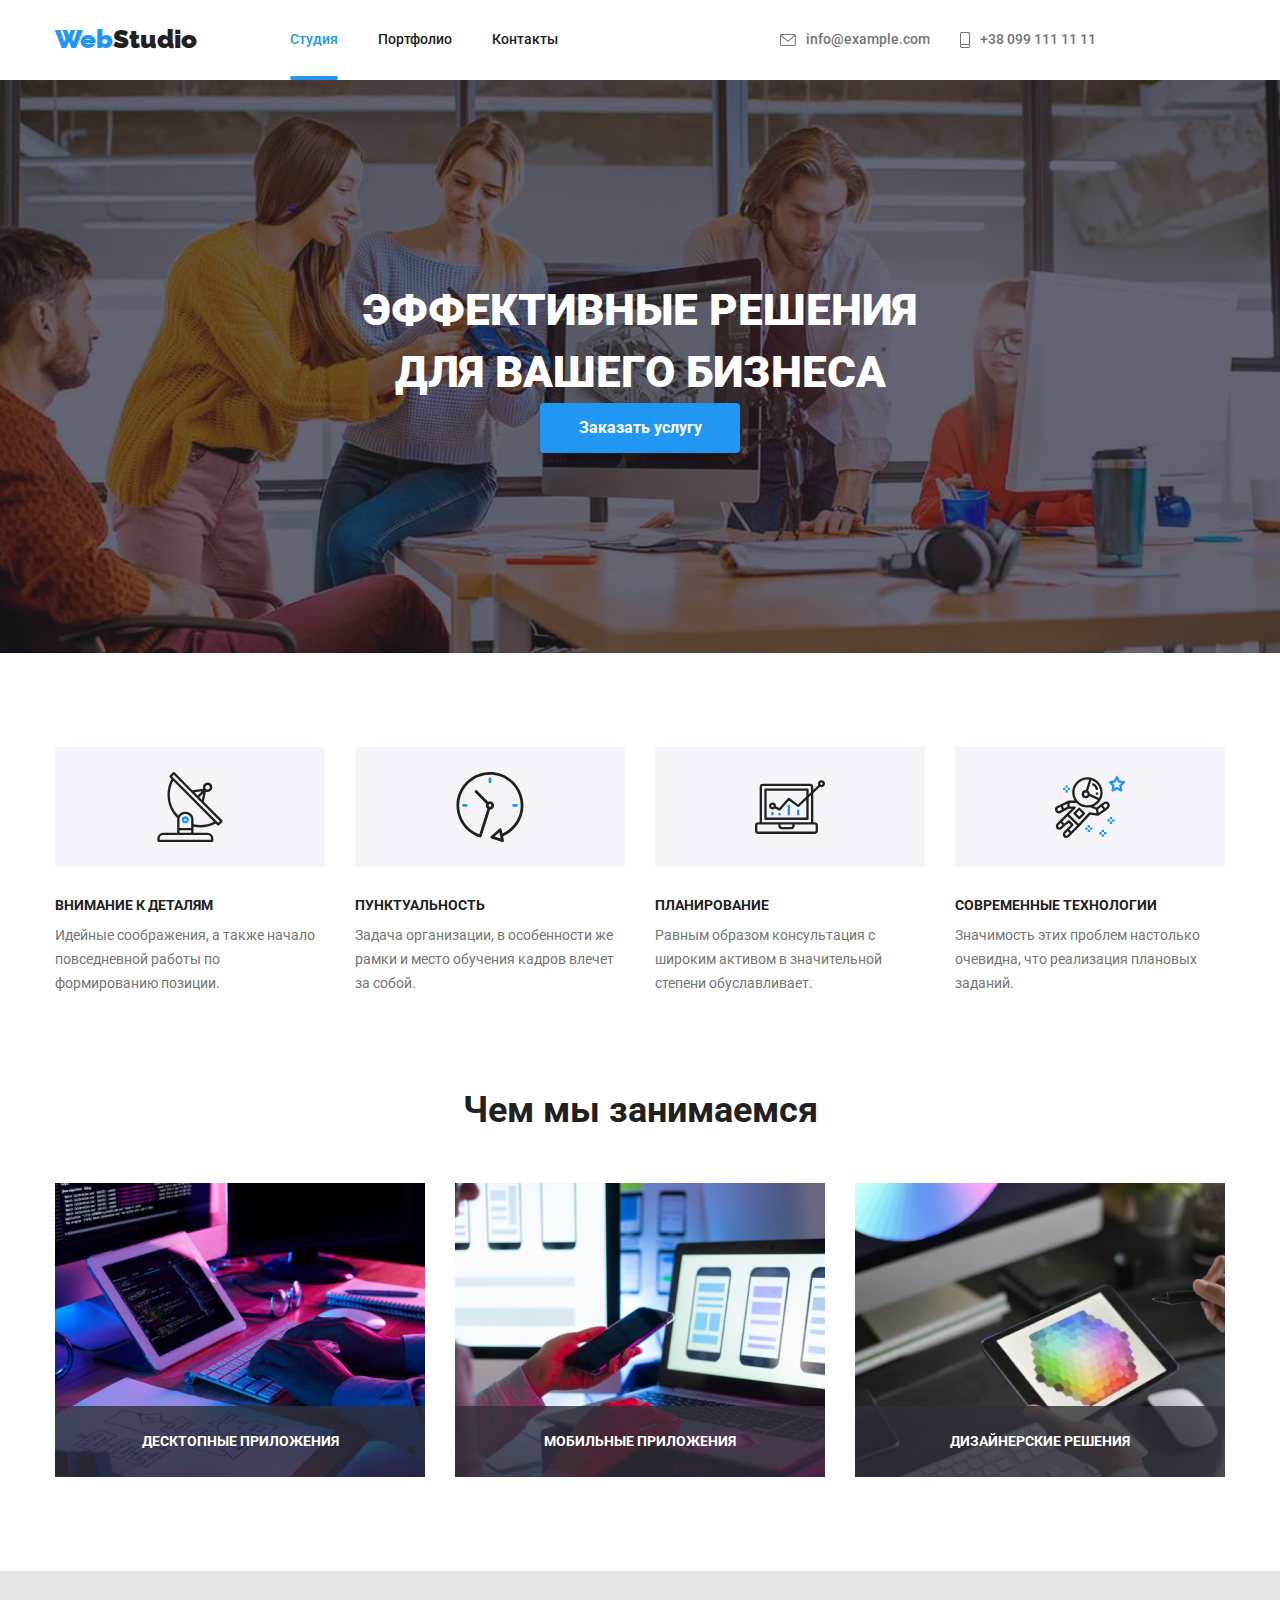
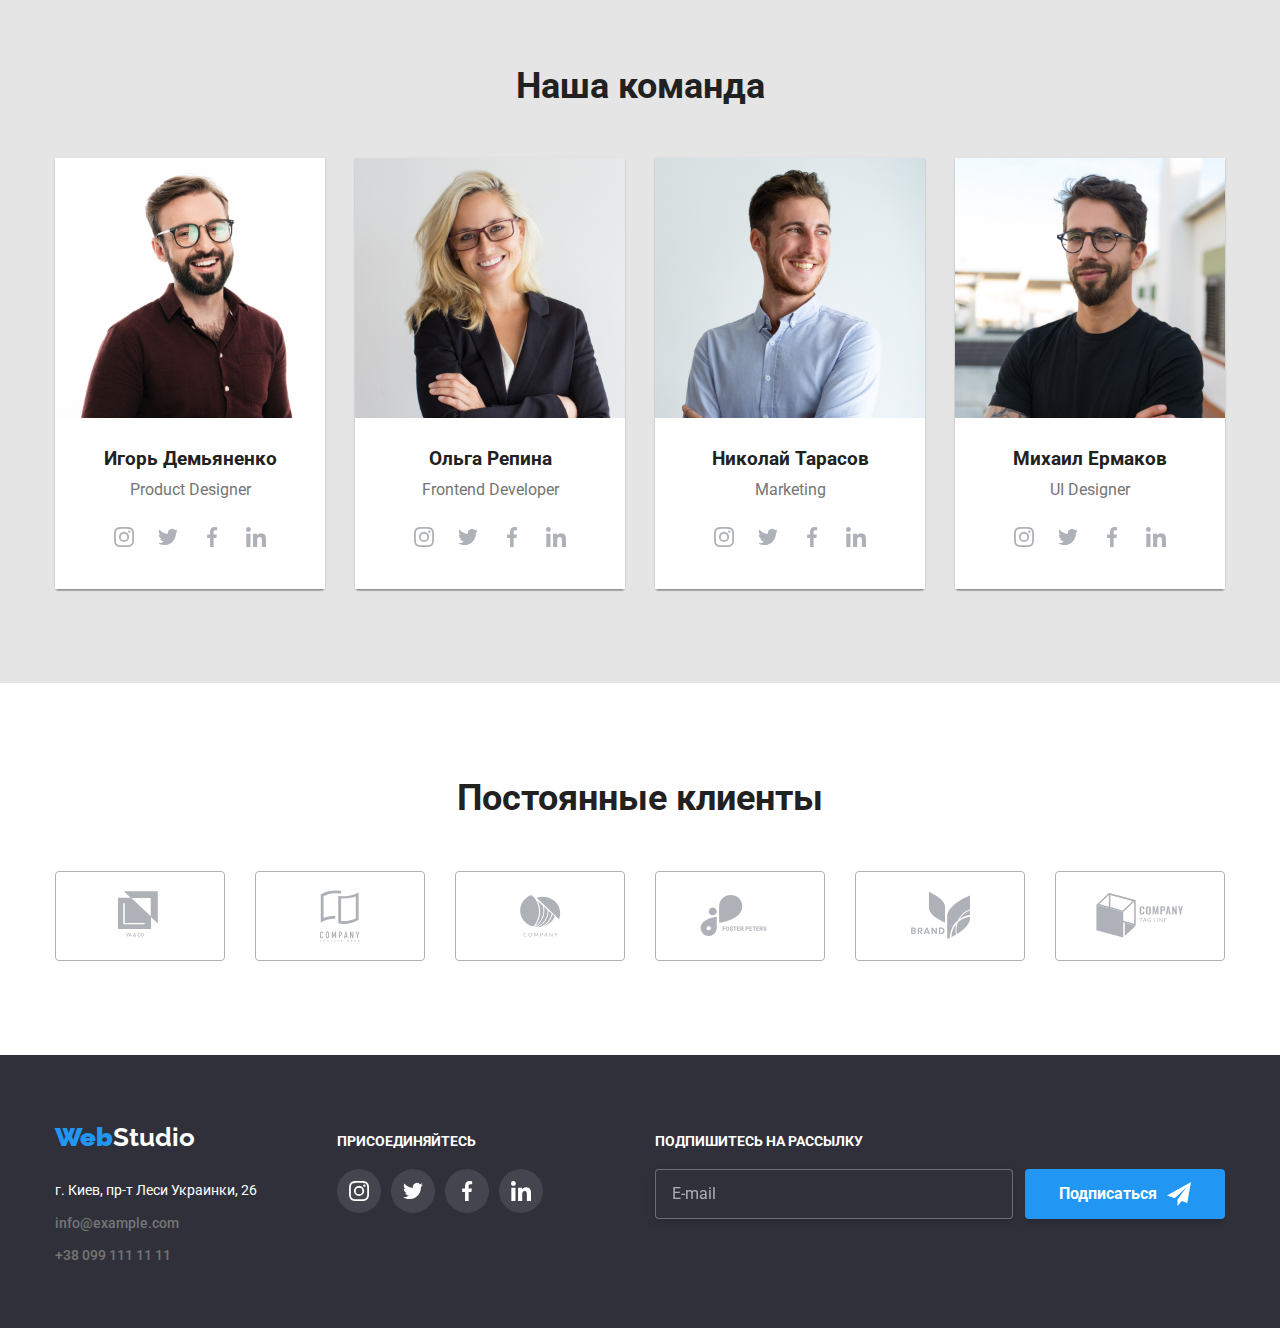
<file: index.html>
<!DOCTYPE html>
<html lang="ru">
<head>
    <meta charset="UTF-8">
    <meta name="viewport" content="width=device-width, initial-scale=1.0">
    <title>Document</title>
    <link rel="preconnect" href="https://fonts.gstatic.com">
    <link href="https://fonts.googleapis.com/css2?family=Raleway:wght@700&family=Roboto:wght@400;500;700;900&display=swap"
        rel="stylesheet">
    <link rel="stylesheet" href="./css/main.min.css">
</head>
<body class="page">

    <!-- HEADER -->

    <header>
        <div class="container">
            <nav class="nav">
                <a href="./index.html" class="nav__logo"><span class="logo">Web</span>Studio</a>
                <ul class="nav__list list">
                    <li class="nav__item"><a href="" class="nav__link link nav__link--ishidden nav__link--hidden">Студия</a></li>
                    <li class="nav__item"><a href="./portfolio.html" class="nav__link link nav__link--hidden">Портфолио</a></li>
                    <li class="nav__item"><a href="" class="nav__link link nav__link--hidden">Контакты</a></li>
                </ul>
            
                <ul class="nav__list list">
                    <li class="nav__contact"><a href="mailto:info@example.com.pin" class="nav__link nav__icon--changes list link">
                        <svg class="nav__icon" width="16"; height="12";>
                            <use href="./img/icon-img/icons.svg#message"></use>
                        </svg>
                        <span>info@example.com</span>
                    </a></li>
                    <li class="nav__contact"><a href="tel:+380991111111" class="nav__link nav__icon--changes list link">
                        <svg class="nav__icon" width="10"; height="16";>
                            <use href="./img/icon-img/icons.svg#mobile"></use>
                        </svg>
                        <span>+38 099 111 11 11</span>
                    </a></li>
                </ul>
            </nav>
        </div>
    </header>

    

    <main>

        <!-- HERO -->

        <section class="hero">
            <div class="hero__container">
                <h1 class="hero__title">Эффективные решения<br> для вашего бизнеса</h1>
                <button class="button" data-modal-open>Заказать услугу</button>  
            </div>
        </section>

        <!-- FEATURES -->

        <section class="features">
            <div class="container">
                <h2 class="visually-hidden">Наши особенности</h2>
            
            <ul class="features__list list">
                <li class="features__item">
                    <div class="features__icon">
                        <svg width="70" height="70">
                            <use href="./img/icon-img/icons.svg#antenna"></use>
                        </svg>
                    </div>
                    <h3 class="features__label">Внимание к деталям</h3>
                    <p class="features__text">Идейные соображения, а также начало повседневной работы по формированию позиции.
                    </p>
                </li>
                <li class="features__item">
                    <div class="features__icon">
                        <svg width="70" height="70">
                            <use href="./img/icon-img/icons.svg#clock"></use>
                        </svg>
                    </div>
                    <h3 class="features__label">Пунктуальность</h3>
                    <p class="features__text">Задача организации, в особенности же рамки и место обучения кадров влечет за собой.
                    </p>
                </li>
                <li class="features__item">
                    <div class="features__icon">
                        <svg width="70" height="70">
                            <use href="./img/icon-img/icons.svg#diagram"></use>
                        </svg>
                    </div>
                    <h3 class="features__label">Планирование</h3>
                    <p class="features__text">Равным образом консультация с широким активом в значительной степени обуславливает.
                    </p>
                </li>
                <li class="features__item">
                    <div class="features__icon">
                        <svg width="70" height="70">
                            <use href="./img/icon-img/icons.svg#astronaut"></use>
                        </svg>
                    </div>
                    <h3 class="features__label">Современные технологии</h3>
                    <p class="features__text">Значимость этих проблем настолько очевидна, что реализация плановых заданий.</p>
                </li>
            </ul>
            </div>
        </section>

        <!-- ABOUT OUR WORK -->

        <section class="about">
            <div class="container">
                <h2 class="about__title">Чем мы занимаемся</h2>
                <ul class="list about__list">
                    <li class="about__item"><img src="./img/img-1.jpg" alt="человек пишет код за компьютером" width="370"
                            height="294">
                        <p class="about__text">Десктопные приложения</p>
                        </li>
                    <li class="about__item"><img src="./img/img-2.jpg" alt="человек проверяет приложение на мобильном устройстве"
                            width="370" height="294">
                        <p class="about__text">Мобильные приложения</p>
                        </li>
                    <li class="about__item"><img src="./img/img-3.jpg" alt="человек выбирает цвет на планшете" width="370"
                            height="294">
                        <p class="about__text">Дизайнерские решения</p>
                        </li>
                </ul>
            </div>
        </section>

        <!-- OUR TEAM -->

        <section class="team">
            <div class="container">
                <h2 class="team__title">Наша команда</h2>
                <ul class="team__list list">
                    <li class="team__item">
                        <img src="./img/img_team/img-ph-igor.jpg" alt="Игорь Демьяненко" width="270" height="260">
                        <div class="team__member">
                            <h3 class="team__name">Игорь Демьяненко</h3>
                            <p class="team__profession">Product Designer</p>
                            <ul class="team__network">
                                <li><a href="" class="team__link">
                                    <svg class="team__icon">
                                        <use href="./img/icon-img/icons.svg#inst"></use>
                                    </svg>
                                    </a>
                                </li>
                                <li><a href="" class="team__link"> 
                                        <svg class="team__icon">
                                            <use href="./img/icon-img/icons.svg#tw"></use>
                                        </svg>
                                    </a>
                                </li>
                                <li><a href=""class="team__link"> 
                                        <svg class="team__icon">
                                            <use href="./img/icon-img/icons.svg#fb"></use>
                                        </svg>
                                    </a>
                                </li>
                                <li><a href=""class="team__link">
                                        <svg class="team__icon">
                                            <use href="./img/icon-img/icons.svg#linkedin"></use>
                                        </svg>
                                    </a>
                                </li>
                            </ul>
                        </div>
                    </li>
                    <li class="team__item">
                        <img src="./img/img_team/img-ph-olga.jpg" alt="Ольга Репина" width="270" height="260">
                        <div class="team__member">
                            <h3 class="team__name">Ольга Репина</h3>
                            <p class="team__profession">Frontend Developer</p>
                            <ul class="team__network">
                                <li><a href="" class="team__link">
                                        <svg class="team__icon">
                                            <use href="./img/icon-img/icons.svg#inst"></use>
                                        </svg>
                                    </a>
                                </li>
                                <li><a href="" class="team__link">
                                        <svg class="team__icon">
                                            <use href="./img/icon-img/icons.svg#tw"></use>
                                        </svg>
                                    </a>
                                </li>
                                <li><a href="" class="team__link">
                                        <svg class="team__icon">
                                            <use href="./img/icon-img/icons.svg#fb"></use>
                                        </svg>
                                    </a>
                                </li>
                                <li><a href="" class="team__link">
                                        <svg class="team__icon">
                                            <use href="./img/icon-img/icons.svg#linkedin"></use>
                                        </svg>
                                    </a>
                                </li>
                            </ul>
                        </div>
                    </li>
                    <li class="team__item">
                        <img src="./img/img_team/img-ph-nikolay.jpg" alt="Николай Тарасов" width="270" height="260">
                        <div class="team__member">
                            <h3 class="team__name">Николай Тарасов</h3>
                            <p class="team__profession">Marketing</p>
                            <ul class="team__network">
                                <li><a href="" class="team__link">
                                        <svg class="team__icon">
                                            <use href="./img/icon-img/icons.svg#inst"></use>
                                        </svg>
                                    </a>
                                </li>
                                <li><a href="" class="team__link">
                                        <svg class="team__icon">
                                            <use href="./img/icon-img/icons.svg#tw"></use>
                                        </svg>
                                    </a>
                                </li>
                                <li><a href="" class="team__link">
                                        <svg class="team__icon">
                                            <use href="./img/icon-img/icons.svg#fb"></use>
                                        </svg>
                                    </a>
                                </li>
                                <li><a href="" class="team__link">
                                        <svg class="team__icon">
                                            <use href="./img/icon-img/icons.svg#linkedin"></use>
                                        </svg>
                                    </a>
                                </li>
                            </ul>
                        </div>
                    </li>
                    <li class="team__item">
                        <img src="./img/img_team/img-ph-mihail.jpg" alt="Михаил Ермаков" width="270" height="260">
                        <div class="team__member">
                            <h3 class="team__name">Михаил Ермаков</h3>
                            <p class="team__profession">UI Designer</p>
                            <ul class="team__network">
                                <li><a href="" class="team__link">
                                        <svg class="team__icon">
                                            <use href="./img/icon-img/icons.svg#inst"></use>
                                        </svg>
                                    </a>
                                </li>
                                <li><a href="" class="team__link">
                                        <svg class="team__icon">
                                            <use href="./img/icon-img/icons.svg#tw"></use>
                                        </svg>
                                    </a>
                                </li>
                                <li><a href="" class="team__link">
                                        <svg class="team__icon">
                                            <use href="./img/icon-img/icons.svg#fb"></use>
                                        </svg>
                                    </a>
                                </li>
                                <li><a href="" class="team__link">
                                        <svg class="team__icon">
                                            <use href="./img/icon-img/icons.svg#linkedin"></use>
                                        </svg>
                                    </a>
                                </li>
                            </ul>
                        </div>
                    </li>
                </ul>
            </div>
        </section>
    </main>

    <!-- CLIENTS -->

    <section class="clients">
        <div class="container">
           <h2 class="clients__title">Постоянные клиенты</h2> 
           <ul class="clients__list">
               <li class="clients__item"><a href="" class="clients__link">
                <svg class="clients__icon" width="44" height="49">
                   <use href="./img/icon-img/icons.svg#icon-logo-1"></use>
                </svg>
                </a></li>

               <li class="clients__item"><a href="" class="clients__link">
                <svg class="clients__icon" width="40" height="52">
                    <use href="./img/icon-img/icons.svg#icon-logo-2"></use>
                </svg>
               </a></li>

               <li class="clients__item"><a href="" class="clients__link">
                <svg class="clients__icon" width="41" height="42">
                    <use href="./img/icon-img/icons.svg#icon-logo-3"></use>
                </svg>
               </a></li>

               <li class="clients__item"><a href="" class="clients__link">
                <svg class="clients__icon" width="80" height="42">
                    <use href="./img/icon-img/icons.svg#icon-logo-4"></use>
                </svg>
               </a></li>

               <li class="clients__item"><a href="" class="clients__link">
                <svg class="clients__icon" width="59" height="47">
                    <use href="./img/icon-img/icons.svg#icon-logo-5"></use>
                </svg>
               </a></li>
               
               <li class="clients__item"><a href="" class="clients__link">
                <svg class="clients__icon" width="88" height="45">
                    <use href="./img/icon-img/icons.svg#icon-logo-6"></use>
                </svg>
               </a></li>
           </ul>
        </div>
    </section>

    <!-- FOOTER -->

    <footer class="footer">
        <div class="container footer__container">
            <address class="footer__address">
                <a href="./index.html" class="footer__logo"><span class="logo">Web</span>Studio</a>
                <span class="footer__label">г. Киев, пр-т Леси Украинки, 26</span>
                <a href="mailto:info@example.com.pig" class="footer__contact link">info@example.com</a>
                <a href="tel:+380991111111" class="footer__contact link">+38 099 111 11 11</a>
            </address>
            
            <div class="footer__network">
                <h2 class="footer__join">присоединяйтесь</h2>
                <ul class="footer__list">
                    <li>
                        <a href="" class="footer__link">
                            <svg class="footer__icon" width="20" height="20">
                                <use href="./img/icon-img/icons.svg#inst"></use>
                            </svg>
                        </a>
                    </li>
            
                    <li>
                        <a href="" class="footer__link">
                            <svg class="footer__icon" width="20" height="20">
                                <use href="./img/icon-img/icons.svg#tw"></use>
                            </svg>
                        </a>
                    </li>
            
                    <li>
                        <a href="" class="footer__link">
                            <svg class="footer__icon" width="20" height="20">
                                <use href="./img/icon-img/icons.svg#fb"></use>
                            </svg>
                        </a>
                    </li>
                    <li>
                        <a href="" class="footer__link">
                            <svg class="footer__icon" width="20" height="20">
                                <use href="./img/icon-img/icons.svg#linkedin"></use>
                            </svg>
                        </a>
                    </li>
                </ul>
            </div>

            <form class="form__footer">
                
                <h2 class="form__text">Подпишитесь на рассылку</h2>
                <div class="form__position">
                    <input class="form__input" type="email" name="mail" placeholder="E-mail">
                    
                    <button type="submit" class="button form__btn">
                        <span>Подписаться</span>
                        <svg class="from__iconbtn" width="24" height="24">
                            <use href="./img/icon-img/icons.svg#icon-footer-form"></use>
                        </svg>
                    </button>
                </div>
                
            </form>
        </div>

        
    </footer>
<div class="backdrop is-hidden" data-modal>
    <div class="modal modal__container" >
        <button class="modal__button">
            <svg class="modal__button--close" data-modal-close>
                <use href="./img/icon-img/icons.svg#icon-close"></use>
            </svg>
        </button>
        

            <h2 class="modal__title">Оставьте свои данные, мы вам перезвоним</h2>
            <form class="modal__form">

                <label class="modal__item">
                    <input class="modal__input" type="text" name="name" placeholder=" ">
                    <span class="modal__label">Имя</span>
                    <svg class="modal__icon" width="18" height="18">
                        <use href="./img/icon-img/icons.svg#form-personal"></use>
                    </svg>
                </label>
               
                
                
                <label class="modal__item">
                    <input class="modal__input" type="tel" name="tel" placeholder=" ">
                    <span class="modal__label">Телефон</span>
                    <svg class="modal__icon" width="18" height="18">
                        <use href="./img/icon-img/icons.svg#form-phone"></use>
                    </svg>
                </label>
                
                
                <label class="modal__item">
                    <input class="modal__input" type="email" name="mail" placeholder=" ">
                    <span class="modal__label">Почта</span>
                    <svg class="modal__icon" width="18" height="18">
                        <use href="./img/icon-img/icons.svg#form-email"></use>
                    </svg>
                </label>
                
                <label class="modal__item">
                    <span class="modal__label">Комментарий</span>
                    <textarea name="comment"  rows="5" class="modal__comment" placeholder="Введите текст"></textarea>
                </label>
            
                
                
                <label class="modal__agree">
                    <input type="checkbox" name="agree" class="modal__checkbox--ishidden">

                    <svg width="16" height="15" class="modal__iconcheckbox">
                        <use href="./img/icon-img/icons.svg#checkbox-icon"></use>
                    </svg>

                    Соглашаюсь с рассылкой и принимаю <a href="" class="modal__link">Условия договора</a>
                </label>
        
                

                <button type="submit" class="button modal__btn">Отправить</button>
            </form>
    </div>
</div>

<script src="./js/modal.js"></script>

</body>
</html>
</file>
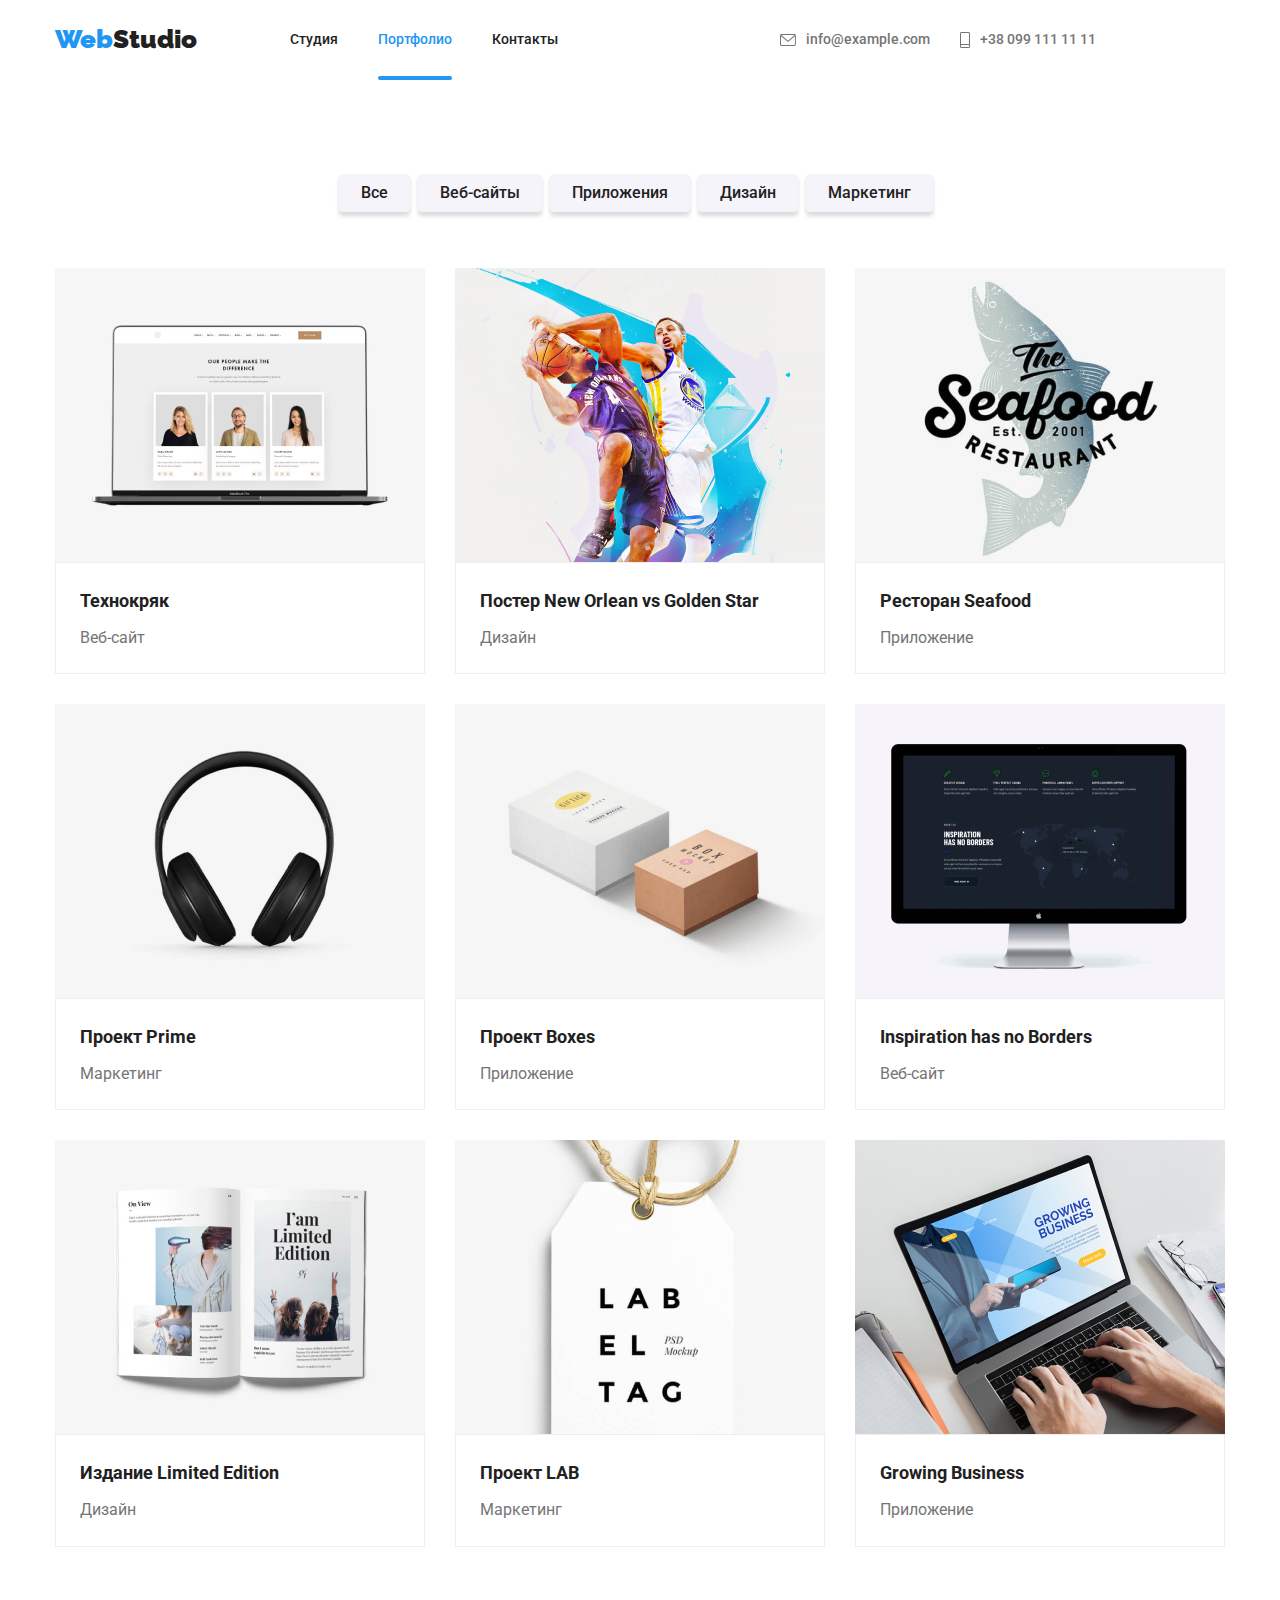
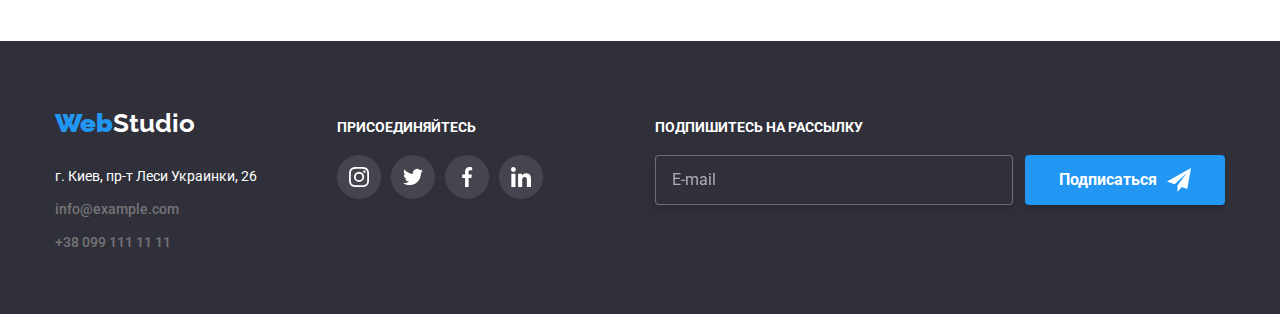
<file: portfolio.html>
<!DOCTYPE html>
<html lang="ru">

<head>
    <meta charset="UTF-8">
    <meta name="viewport" content="width=device-width, initial-scale=1.0">
    <title>Document</title>
    <link rel="preconnect" href="https://fonts.gstatic.com">
    <link
        href="https://fonts.googleapis.com/css2?family=Raleway:wght@700&family=Roboto:wght@400;500;700;900&display=swap"
        rel="stylesheet">
    <link rel="stylesheet" href="./css/main.min.css">
</head>

<body class="page">

    <!-- HEADER -->

    <header>
        <div class="container">
            <nav class="nav">
                <a href="./index.html" class="nav__logo"><span class="logo">Web</span>Studio</a>
                <ul class="nav__list list">
                    <li class="nav__item"><a href="" class="nav__link link  nav__link--hidden">Студия</a>
                    </li>
                    <li class="nav__item"><a href="./portfolio.html" class="nav__link link nav__link--hidden nav__link--ishidden">Портфолио</a>
                    </li>
                    <li class="nav__item"><a href="" class="nav__link link nav__link--hidden">Контакты</a></li>
                </ul>
    
                <ul class="nav__list list">
                    <li class="nav__contact"><a href="mailto:info@example.com.pin"
                            class="nav__link nav__icon--changes list link">
                            <svg class="nav__icon" width="16" ; height="12" ;>
                                <use href="./img/icon-img/icons.svg#message"></use>
                            </svg>
                            <span>info@example.com</span>
                        </a></li>
                    <li class="nav__contact"><a href="tel:+380991111111" class="nav__link nav__icon--changes list link">
                            <svg class="nav__icon" width="10" ; height="16" ;>
                                <use href="./img/icon-img/icons.svg#mobile"></use>
                            </svg>
                            <span>+38 099 111 11 11</span>
                        </a></li>
                </ul>
            </nav>
        </div>
    </header>

    <main>

        
        <!-- PORTFOLIO PROJECT -->

        <section class="portfolio-projects">
            <div class="container">
                <h1 class="filter__title visually-hidden">PORTFOLIO FILTERS</h1>
                    
                <ul class="filter__list list">
                    <li class="filter__item"><button type="button" class="filter__btn filter__button--shadow">Все</button></li>
                    <li class="filter__item"><button type="button" class="filter__btn filter__button--shadow">Веб-сайты</button></li>
                    <li class="filter__item"><button type="button" class="filter__btn filter__button--shadow">Приложения</button></li>
                    <li class="filter__item"><button type="button" class="filter__btn filter__button--shadow">Дизайн</button></li>
                    <li class="filter__item"><button type="button" class="filter__btn filter__button--shadow">Маркетинг</button></li>
                </ul>
             
                <ul class="portfolio__list list">
                    <li class="portfolio__item">
                        <a href="" class="portfolio__link">
                            <div class="portfolio__overlay">
                                <img src="./img/img-portfolio/tehnokrac-project.jpg" alt="проект техгокряк" width="370" height="294">
                                <div class="portfolio__project">
                                    <p class="portfolio__text">
                                        Технокряк это современная
                                        площадка распространения
                                        коронавируса. Компании
                                        используют эту платформу для
                                        цифрового шпионажа и атак на
                                        защищённые сервера конкурентов.
                                    </p>
                                </div>
                                
                            </div>
                            
                            <div class="portfolio__label">
                                <h2 class="portfolio__name">Технокряк</h2>
                                <p class="portfolio__description">Веб-сайт</p>
                            </div>
                        </a>
                    </li>
                    <li class="portfolio__item">
                        <a href="" class="portfolio__link">
                            <div class="portfolio__overlay">
                                <img src="./img/img-portfolio/basketball-project.jpg" alt="баскетбольный постер новый орлеан с золотыми звездами"
                                    width="370" height="294">
                                <div class="portfolio__project">
                                    <p class="portfolio__text">
                                        Технокряк это современная
                                        площадка распространения
                                        коронавируса. Компании
                                        используют эту платформу для
                                        цифрового шпионажа и атак на
                                        защищённые сервера конкурентов.
                                    </p>
                                </div>
                            </div>
                                <div class="portfolio__label">
                                    <h2 class="portfolio__name">Постер New Orlean vs Golden Star</h2>
                                    <p class="portfolio__description">Дизайн</p>
                                </div>
                        </a>
                    </li>
                    <li class="portfolio__item">
                        <a href="" class="portfolio__link">
                                <div class="portfolio__overlay">
                                    <img src="./img/img-portfolio/seafood-project.jpg" alt="ресторан морскаяеда логотип" width="370" height="294">
                                    <div class="portfolio__project">
                                        <p class="portfolio__text">
                                            Технокряк это современная
                                            площадка распространения
                                            коронавируса. Компании
                                            используют эту платформу для
                                            цифрового шпионажа и атак на
                                            защищённые сервера конкурентов.
                                        </p>
                                    </div>
                                </div>
                                <div class="portfolio__label">
                                    <h2 class="portfolio__name">Ресторан Seafood</h2>
                                    <p class="portfolio__description">Приложение</p>
                                </div>
                        </a>
                    </li>
                    <li class="portfolio__item">
                        <a href="" class="portfolio__link">
                            <div class="portfolio__overlay">
                                <img src="./img/img-portfolio/prime-project.jpg" alt="прект прайм" width="370" height="294">
                                <div class="portfolio__project">
                                    <p class="portfolio__text">
                                        Технокряк это современная
                                        площадка распространения
                                        коронавируса. Компании
                                        используют эту платформу для
                                        цифрового шпионажа и атак на
                                        защищённые сервера конкурентов.
                                    </p>
                                </div>
                            </div>
                            <div class="portfolio__label">
                                <h2 class="portfolio__name">Проект Prime</h2>
                                <p class="portfolio__description">Маркетинг</p>
                            </div>
                        </a>
                    </li>
                    <li class="portfolio__item">
                        <a href="" class="portfolio__link">
                            <div class="portfolio__overlay">
                                <img src="./img/img-portfolio/boxes-project.jpg" alt="проект коробки" width="370" height="294">
                                <div class="portfolio__project">
                                    <p class="portfolio__text">
                                        Технокряк это современная
                                        площадка распространения
                                        коронавируса. Компании
                                        используют эту платформу для
                                        цифрового шпионажа и атак на
                                        защищённые сервера конкурентов.
                                    </p>
                                </div>
                            </div>
                            <div class="portfolio__label">
                                <h2 class="portfolio__name">Проект Boxes</h2>
                                <p class="portfolio__description">Приложение</p>
                            </div>
                        </a>
                    </li>
                    <li class="portfolio__item">
                        <a href="" class="portfolio__link">
                                <div class="portfolio__overlay">
                                <img src="./img/img-portfolio/borders-project.jpg" alt="проект у вдохновения нет границ" width="370" height="294">
                                    <div class="portfolio__project">
                                        <p class="portfolio__text">
                                            Технокряк это современная
                                            площадка распространения
                                            коронавируса. Компании
                                            используют эту платформу для
                                            цифрового шпионажа и атак на
                                            защищённые сервера конкурентов.
                                        </p>
                                    </div>
                                </div>
                                <div class="portfolio__label">
                                    <h2 class="portfolio__name">Inspiration has no Borders</h2>
                                    <p class="portfolio__description">Веб-сайт</p>
                                </div>
                        </a>
                    </li>
                    <li class="portfolio__item">
                        <a href="" class="portfolio__link">
                            <div class="portfolio__overlay">
                                <img src="./img/img-portfolio/limited-project.jpg" alt="проект литированая серия" width="370" height="294">
                                <div class="portfolio__project">
                                    <p class="portfolio__text">
                                        Технокряк это современная
                                        площадка распространения
                                        коронавируса. Компании
                                        используют эту платформу для
                                        цифрового шпионажа и атак на
                                        защищённые сервера конкурентов.
                                    </p>
                                </div>
                            </div>
                            <div class="portfolio__label">
                                <h2 class="portfolio__name">Издание Limited Edition</h2>
                                <p class="portfolio__description">Дизайн</p>
                            </div>
                        </a>
                    </li>
                    <li class="portfolio__item">
                        <a href="" class="portfolio__link">
                            <div class="portfolio__overlay">
                                <img src="./img/img-portfolio/lab-project.jpg" alt="проект ЛАБ" width="370" height="294">
                                <div class="portfolio__project">
                                    <p class="portfolio__text">
                                        Технокряк это современная
                                        площадка распространения
                                        коронавируса. Компании
                                        используют эту платформу для
                                        цифрового шпионажа и атак на
                                        защищённые сервера конкурентов.
                                    </p>
                                </div>
                            </div>
                            <div class="portfolio__label">
                                <h2 class="portfolio__name">Проект LAB</h2>
                                <p class="portfolio__description">Маркетинг</p>
                            </div>
                        </a>
                    </li>
                    <li class="portfolio__item">
                        <a href="" class="portfolio__link">
                            <div class="portfolio__overlay">
                                <img src="./img/img-portfolio/business-project.jpg" alt="проект растущий бизнес" width="370" height="294">
                                <div class="portfolio__project">
                                    <p class="portfolio__text">
                                        Технокряк это современная
                                        площадка распространения
                                        коронавируса. Компании
                                        используют эту платформу для
                                        цифрового шпионажа и атак на
                                        защищённые сервера конкурентов.
                                    </p>
                                </div>
                            </div>
                            <div class="portfolio__label">
                                <h2 class="portfolio__name">Growing Business</h2>
                                <p class="portfolio__description">Приложение</p>
                            </div>
                        </a>
                    </li>
                </ul>
            </div>
         
        </section>

    </main>



    <!-- FOOTER -->
    
    <footer class="footer">
        <div class="container footer__container">
            <address class="footer__address">
                <a href="./index.html" class="footer__logo"><span class="logo">Web</span>Studio</a>
                <span class="footer__label">г. Киев, пр-т Леси Украинки, 26</span>
                <a href="mailto:info@example.com.pig" class="footer__contact link">info@example.com</a>
                <a href="tel:+380991111111" class="footer__contact link">+38 099 111 11 11</a>
            </address>
    
            <div class="footer__network">
                <h2 class="footer__join">присоединяйтесь</h2>
                <ul class="footer__list">
                    <li>
                        <a href="" class="footer__link">
                            <svg class="footer__icon" width="20" height="20">
                                <use href="./img/icon-img/icons.svg#inst"></use>
                            </svg>
                        </a>
                    </li>
    
                    <li>
                        <a href="" class="footer__link">
                            <svg class="footer__icon" width="20" height="20">
                                <use href="./img/icon-img/icons.svg#tw"></use>
                            </svg>
                        </a>
                    </li>
    
                    <li>
                        <a href="" class="footer__link">
                            <svg class="footer__icon" width="20" height="20">
                                <use href="./img/icon-img/icons.svg#fb"></use>
                            </svg>
                        </a>
                    </li>
                    <li>
                        <a href="" class="footer__link">
                            <svg class="footer__icon" width="20" height="20">
                                <use href="./img/icon-img/icons.svg#linkedin"></use>
                            </svg>
                        </a>
                    </li>
                </ul>
            </div>
    
            <form class="form__footer">
    
                <h2 class="form__text">Подпишитесь на рассылку</h2>
                <div class="form__position">
                    <input class="form__input" type="email" name="mail" placeholder="E-mail">
    
                    <button type="submit" class="button form__btn">
                        <span>Подписаться</span>
                        <svg class="from__iconbtn" width="24" height="24">
                            <use href="./img/icon-img/icons.svg#icon-footer-form"></use>
                        </svg>
                    </button>
                </div>
    
            </form>
        </div>
    
    
    </footer>
    </body>
    
    </html>
</file>
<file: css/main.min.css>
/*! modern-normalize v1.0.0 | MIT License | https://github.com/sindresorhus/modern-normalize */*,*::before,*::after{-webkit-box-sizing:border-box;box-sizing:border-box}:root{-moz-tab-size:4;-o-tab-size:4;tab-size:4}html{line-height:1.15;-webkit-text-size-adjust:100%}body{margin:0}body{font-family:system-ui,-apple-system,"Segoe UI",Roboto,Helvetica,Arial,sans-serif,"Apple Color Emoji","Segoe UI Emoji"}hr{height:0;color:inherit}abbr[title]{-webkit-text-decoration:underline dotted;text-decoration:underline dotted}b,strong{font-weight:bolder}code,kbd,samp,pre{font-family:ui-monospace, SFMono-Regular, Consolas, "Liberation Mono", Menlo, monospace;font-size:1em}small{font-size:80%}sub,sup{font-size:75%;line-height:0;position:relative;vertical-align:baseline}sub{bottom:-0.25em}sup{top:-0.5em}table{text-indent:0;border-color:inherit}button,input,optgroup,select,textarea{font-family:inherit;font-size:100%;line-height:1.15;margin:0}button,select{text-transform:none}button,[type="button"],[type="reset"],[type="submit"]{-webkit-appearance:button}::-moz-focus-inner{border-style:none;padding:0}:-moz-focusring{outline:1px dotted ButtonText}:-moz-ui-invalid{box-shadow:none}legend{padding:0}progress{vertical-align:baseline}::-webkit-inner-spin-button,::-webkit-outer-spin-button{height:auto}[type="search"]{-webkit-appearance:textfield;outline-offset:-2px}::-webkit-search-decoration{-webkit-appearance:none}::-webkit-file-upload-button{-webkit-appearance:button;font:inherit}summary{display:list-item}body{margin:0px;font-family:"Raleway", sans-serif;font-family:"Roboto", sans-serif;font-size:16px;line-height:1.2;color:#212121}.list{margin:0px;padding-left:0px;list-style-type:none}.link{text-decoration:none;color:#212121}.link:hover,.link:focus{color:#2196f3;-webkit-transition:color 250ms cubic-bezier(0.4, 0, 0.2, 1);transition:color 250ms cubic-bezier(0.4, 0, 0.2, 1);border:0px;outline:0px}.button{display:inline-block;width:200px;height:50px;margin-left:auto;margin-right:auto;padding:10px 32px;background-color:#2196f3;color:#fff;-webkit-box-shadow:0px 4px 4px rgba(0,0,0,0.15);box-shadow:0px 4px 4px rgba(0,0,0,0.15);border-radius:4px;border-width:0;font-weight:700;font-size:16px;line-height:1.875;text-decoration:none}.button:hover,.button:focus{background-color:#2196f3;color:#fff;-webkit-transition:color 250ms cubic-bezier(0.4, 0, 0.2, 1);transition:color 250ms cubic-bezier(0.4, 0, 0.2, 1);border:0px;outline:0px}.filter__button--shadow:hover,.filter__button--shadow:focus{-webkit-box-shadow:0px 3px 1px #0000001a, 0px 1px 2px #00000014, 0px 2px 2px #0000001f;box-shadow:0px 3px 1px #0000001a, 0px 1px 2px #00000014, 0px 2px 2px #0000001f;border-radius:4px;-webkit-transition:color 250ms cubic-bezier(0.4, 0, 0.2, 1),background-color 250ms cubic-bezier(0.4, 0, 0.2, 1),-webkit-box-shadow 250ms cubic-bezier(0.4, 0, 0.2, 1);transition:color 250ms cubic-bezier(0.4, 0, 0.2, 1),background-color 250ms cubic-bezier(0.4, 0, 0.2, 1),-webkit-box-shadow 250ms cubic-bezier(0.4, 0, 0.2, 1);transition:color 250ms cubic-bezier(0.4, 0, 0.2, 1),box-shadow 250ms cubic-bezier(0.4, 0, 0.2, 1),background-color 250ms cubic-bezier(0.4, 0, 0.2, 1);transition:color 250ms cubic-bezier(0.4, 0, 0.2, 1),box-shadow 250ms cubic-bezier(0.4, 0, 0.2, 1),background-color 250ms cubic-bezier(0.4, 0, 0.2, 1),-webkit-box-shadow 250ms cubic-bezier(0.4, 0, 0.2, 1);border:0px;outline:0px}.logo{font-family:"Raleway";font-weight:900;font-size:26px;color:#2196f3}h1,h2,h3,h4,p{margin:0px}img{display:block;max-width:100%;height:auto}.container{width:1200px;padding:0 15px;margin-right:auto;margin-left:auto}.footer__container{display:-webkit-box;display:-ms-flexbox;display:flex;-webkit-box-pack:justify;-ms-flex-pack:justify;justify-content:space-between;-webkit-box-align:baseline;-ms-flex-align:baseline;align-items:baseline}.is-hidden{opacity:0;pointer-events:none;-webkit-transform:scale(0);transform:scale(0)}.visually-hidden{position:absolute;width:1px;height:1px;margin:-1px;border:0;padding:0;white-space:nowrap;-webkit-clip-path:inset(100%);clip-path:inset(100%);clip:rect(0 0 0 0);overflow:hidden}.page-header{border-bottom:1px solid #ececec}.nav{display:-webkit-box;display:-ms-flexbox;display:flex}.nav__list{display:-webkit-box;display:-ms-flexbox;display:flex;-webkit-box-align:center;-ms-flex-align:center;align-items:center}.nav__contact{display:-webkit-box;display:-ms-flexbox;display:flex;-webkit-box-align:center;-ms-flex-align:center;align-items:center}.nav__list{margin-right:auto;margin-left:93px;margin-top:0px;margin-bottom:0px;padding-left:0px}.nav__link{display:-webkit-box;display:-ms-flexbox;display:flex;-webkit-box-align:center;-ms-flex-align:center;align-items:center;padding:32px 0px;font-weight:500;font-size:14px;font-style:normal;line-height:1.114}.nav__link--hidden{position:relative;color:#212121}.nav__link--contact{display:-webkit-box;display:-ms-flexbox;display:flex;-webkit-box-align:center;-ms-flex-align:center;align-items:center;padding:32px 0px;color:#757575}.nav__link--ishidden:after{content:"";position:absolute;bottom:0;left:0;width:100%;height:4px;background-color:#2196f3;border-radius:4px}.nav__link--ishidden{color:#2196f3}.nav__item:not(:first-child){margin-left:40px}.nav__contact{margin:0px;padding-left:0px}.nav__contact:last-child{margin-left:30px}.nav__list--position:not(:first-child){margin-left:50px}.nav__logo{margin-top:0px;padding-bottom:24px;padding-top:24px;font-family:"Raleway";font-weight:900;font-size:26px;color:#212121;text-decoration:none}.nav__icon--changes{text-decoration:none;color:#757575}.nav__icon{margin-right:10px;fill:currentColor;cursor:pointer}.hero{max-width:1600px;margin-left:auto;margin-right:auto;padding-top:200px;padding-bottom:200px;background-image:-webkit-gradient(linear, left top, right top, from(#2f303a66), to(#2f303a66)),url(../img/hero-img.jpg);background-image:linear-gradient(to right, #2f303a66, #2f303a66),url(../img/hero-img.jpg);background-repeat:no-repeat;background-size:cover;background-position:center;text-align:center}.hero__title{color:#fff;font-weight:900;font-size:44px;line-height:1.4;text-transform:uppercase;text-align:center}.features{background-color:#fff;padding-top:94px}.features__item:not(:last-child){margin-right:30px}.features__label{margin-top:30px;margin-bottom:10px;color:#212121;font-weight:700;font-size:14px;text-transform:uppercase}.features__list{display:-webkit-box;display:-ms-flexbox;display:flex;-webkit-box-orient:horizontal;-webkit-box-direction:normal;-ms-flex-direction:row;flex-direction:row;margin:0px;padding-left:0px}.features__text{color:#757575;font-size:14px;line-height:1.7}.features__icon{width:270px;height:120px;display:-webkit-box;display:-ms-flexbox;display:flex;-webkit-box-align:center;-ms-flex-align:center;align-items:center;-webkit-box-pack:center;-ms-flex-pack:center;justify-content:center;background-color:#f5f4fa}.about{padding-bottom:94px;padding-top:94px;background-color:#fff}.about__title{margin-bottom:50px;color:#212121;font-weight:700;font-size:36px;text-align:center}.about__list{display:-webkit-box;display:-ms-flexbox;display:flex;padding-left:0px;margin:0px}.about__item:not(:last-child){margin-right:30px}.about__item{position:relative}.about__text{position:absolute;bottom:0;left:0;width:100%;display:block;padding-top:27px;padding-bottom:27px;text-align:center;font-weight:700;font-size:14px;line-height:1.15;text-align:center;text-transform:uppercase;color:#fff;background:rgba(47,48,58,0.8)}.team{padding-top:94px;padding-bottom:94px;background-color:#e5e5e5}.team__list{display:-webkit-box;display:-ms-flexbox;display:flex;padding-left:0px;margin-top:50px;margin-bottom:0px}.team__item:not(:last-child){margin-right:30px}.team__item{-webkit-box-shadow:0px 1px 3px #0000001f, 0px 1px 1px #00000024, 0px 2px 1px #00000033;box-shadow:0px 1px 3px #0000001f, 0px 1px 1px #00000024, 0px 2px 1px #00000033;border-radius:0px 0px 4px 4px}.team__member{max-width:270px;padding-bottom:30px;background-color:#fff;text-align:center}.team__title{color:#212121;text-align:center;font-weight:700;font-size:36px}.team__name{padding-top:30px;color:#212121}.team__profession{padding-top:10px;color:#757575;margin-bottom:16px}.team__network{margin:0px;padding:0px;list-style:none;display:-webkit-box;display:-ms-flexbox;display:flex;-webkit-box-align:center;-ms-flex-align:center;align-items:center;-webkit-box-pack:center;-ms-flex-pack:center;justify-content:center}.team__link{display:-webkit-box;display:-ms-flexbox;display:flex;-webkit-box-align:center;-ms-flex-align:center;align-items:center;-webkit-box-pack:center;-ms-flex-pack:center;justify-content:center;margin-right:10px;width:44px;height:44px;border-radius:50%;background-color:#fff;color:#afb1b8}.team__link:last-child{margin-right:0px}.team__link:hover,.team__link:focus{background-color:#2196f3;color:#fff;-webkit-transition:color 250ms cubic-bezier(0.4, 0, 0.2, 1),background-color 250ms cubic-bezier(0.4, 0, 0.2, 1);transition:color 250ms cubic-bezier(0.4, 0, 0.2, 1),background-color 250ms cubic-bezier(0.4, 0, 0.2, 1);border:0px;outline:0px}.team__icon{width:20px;height:20px;fill:currentColor}.clients{padding:94px 0px}.clients__item{margin-right:30px}.clients__item:last-child{margin-right:0px}.clients__title{margin-bottom:50px;color:#212121;text-align:center;font-weight:700;font-size:36px}.clients__list{margin:0px;padding:0px;list-style:none;display:-webkit-box;display:-ms-flexbox;display:flex;-webkit-box-orient:horizontal;-webkit-box-direction:normal;-ms-flex-direction:row;flex-direction:row}.clients__item:last-child{margin-right:0px}.clients__link{display:-webkit-box;display:-ms-flexbox;display:flex;-webkit-box-align:center;-ms-flex-align:center;align-items:center;-webkit-box-pack:center;-ms-flex-pack:center;justify-content:center;width:170px;height:90px;border-color:#afb1b8;border:1px solid;color:#afb1b8;border-radius:4px}.clients__link:hover,.clients__link:focus{border-color:#2196f3;color:#2196f3;-webkit-transition:border-color 250ms cubic-bezier(0.4, 0, 0.2, 1),color 250ms cubic-bezier(0.4, 0, 0.2, 1);transition:border-color 250ms cubic-bezier(0.4, 0, 0.2, 1),color 250ms cubic-bezier(0.4, 0, 0.2, 1);outline:0px}.clients__icon{fill:currentColor}.footer{padding:60px 0px;background-color:#2f303a}.footer__logo{display:inline-block;margin-bottom:20px;font-style:normal;font-family:"Raleway";font-weight:bold;font-size:26px;color:#fff;text-decoration:none}.footer__label{margin-bottom:9px;color:#fff;font-style:normal}.footer__address{color:#ffffff99;display:-webkit-box;display:-ms-flexbox;display:flex;-webkit-box-orient:vertical;-webkit-box-direction:normal;-ms-flex-direction:column;flex-direction:column;font-size:14px;line-height:1.7}.footer__contact{margin-bottom:9px;color:#757575;font-weight:500;font-size:14px;font-style:normal}.footer__contact:last-child{margin-bottom:0px}.footer__network{margin-top:12px;margin-left:70px}.footer__join{margin-bottom:20px;color:#fff;font-weight:700;font-size:14px;line-height:1.15;text-transform:uppercase}.footer__list{margin:0px;padding:0px;list-style:none;display:-webkit-box;display:-ms-flexbox;display:flex;-webkit-box-pack:center;-ms-flex-pack:center;justify-content:center;-webkit-box-align:center;-ms-flex-align:center;align-items:center}.footer__link{display:-webkit-box;display:-ms-flexbox;display:flex;-webkit-box-align:center;-ms-flex-align:center;align-items:center;-webkit-box-pack:center;-ms-flex-pack:center;justify-content:center;margin-right:10px;width:44px;height:44px;border-radius:50%;background-color:#ffffff1a;color:#fff}.footer__list:last-child{margin-right:0px}.footer__link:hover,.footer__link:focus{background-color:#2196f3;color:#fff;-webkit-transition:color 250ms cubic-bezier(0.4, 0, 0.2, 1),background-color 250ms cubic-bezier(0.4, 0, 0.2, 1);transition:color 250ms cubic-bezier(0.4, 0, 0.2, 1),background-color 250ms cubic-bezier(0.4, 0, 0.2, 1);border:0px;outline:0px}.footer__icon{width:20px;height:20px;fill:currentColor}.form__footer{margin-left:93px}.form__position{display:-webkit-box;display:-ms-flexbox;display:flex}.form__text{display:block;margin-bottom:20px;font-weight:700;font-size:14px;line-height:1.15;text-transform:uppercase;color:#fff}.form__input{width:358px;padding:15px 16px;margin-right:12px;color:#fff;background-color:#2f303a;border:1px solid #ffffff4d;-webkit-filter:drop-shadow(0px 4px 4px #00000026);filter:drop-shadow(0px 4px 4px #00000026);border-radius:4px}.form__input::-webkit-input-placeholder{font-weight:400;font-size:16px;line-height:1.25;color:#ffffff99}.form__input:-ms-input-placeholder{font-weight:400;font-size:16px;line-height:1.25;color:#ffffff99}.form__input::-ms-input-placeholder{font-weight:400;font-size:16px;line-height:1.25;color:#ffffff99}.form__input::placeholder{font-weight:400;font-size:16px;line-height:1.25;color:#ffffff99}.form__btn{display:-webkit-box;display:-ms-flexbox;display:flex;-webkit-box-align:center;-ms-flex-align:center;align-items:center;-webkit-box-pack:center;-ms-flex-pack:center;justify-content:center}.from__iconbtn{margin-left:10px}.portfolio-projects{padding-top:94px;padding-bottom:94px}.filter__list{display:-webkit-box;display:-ms-flexbox;display:flex;-webkit-box-orient:horizontal;-webkit-box-direction:normal;-ms-flex-direction:row;flex-direction:row;-webkit-box-pack:center;-ms-flex-pack:center;justify-content:center;padding-left:0px;margin-top:0px;margin-bottom:56px}.filter__item{margin-right:8px}.filter__btn{padding:6px 22px;border-radius:4px;border:transparent;background-color:#f5f4fa;color:#212121;-webkit-box-shadow:0px 4px 4px #00000026;box-shadow:0px 4px 4px #00000026;border-radius:4px;border-width:0;font-weight:500;font-size:16px;line-height:1.6}.filter__btn:hover,.filter__btn:focus{background-color:#2196f3;color:#fff;-webkit-transition:color 250ms cubic-bezier(0.4, 0, 0.2, 1);transition:color 250ms cubic-bezier(0.4, 0, 0.2, 1);border:0px;outline:0px}.filter__btn:last-child{margin-right:0px}.portfolio__list{display:-webkit-box;display:-ms-flexbox;display:flex;-ms-flex-wrap:wrap;flex-wrap:wrap;margin:0px;padding:0px}.portfolio__item:nth-child(3n+1){margin-left:0px}.portfolio__item{margin-left:30px;margin-bottom:30px}.portfolio__item:nth-last-child(-n+3){margin-bottom:0px}.portfolio__label{padding:20px 24px;border:1px solid #eee}.portfolio__label:hover,.portfolio__label:focus{color:#2196f3;-webkit-transition:color 250ms cubic-bezier(0.4, 0, 0.2, 1);transition:color 250ms cubic-bezier(0.4, 0, 0.2, 1);border:1px solid #eee;outline:0px}.portfolio__name{margin-bottom:4px;font-weight:700;font-size:18px;line-height:2}.portfolio__description{color:#757575;font-weight:400;font-size:16px;line-height:1.9}.portfolio__link{text-decoration:none;color:#212121}.portfolio__link:hover,.portfolio__link:focus{display:block;-webkit-box-shadow:0px 1px 1px #0000001f, 0px 4px 4px #0000000f, 1px 4px 6px #00000029;box-shadow:0px 1px 1px #0000001f, 0px 4px 4px #0000000f, 1px 4px 6px #00000029;-webkit-transition:-webkit-box-shadow 250ms cubic-bezier(0.4, 0, 0.2, 1);transition:-webkit-box-shadow 250ms cubic-bezier(0.4, 0, 0.2, 1);transition:box-shadow 250ms cubic-bezier(0.4, 0, 0.2, 1);transition:box-shadow 250ms cubic-bezier(0.4, 0, 0.2, 1), -webkit-box-shadow 250ms cubic-bezier(0.4, 0, 0.2, 1);border:0px;outline:0px}.active-btn{color:#2196f3}.portfolio__overlay{position:relative;overflow:hidden}.portfolio__project{position:absolute;top:0;left:0;width:100%;height:100%;background:#2196f3e6;color:#fff;-webkit-transform:translateY(100%);transform:translateY(100%);-webkit-transition:-webkit-transform 250ms cubic-bezier(0.4, 0, 0.2, 1);transition:-webkit-transform 250ms cubic-bezier(0.4, 0, 0.2, 1);transition:transform 250ms cubic-bezier(0.4, 0, 0.2, 1);transition:transform 250ms cubic-bezier(0.4, 0, 0.2, 1), -webkit-transform 250ms cubic-bezier(0.4, 0, 0.2, 1);font-weight:400;font-size:18px;line-height:1.5}.portfolio__text{padding:63px 24px}.portfolio__link:hover .portfolio__project{-webkit-transform:translateY(0);transform:translateY(0)}.portfolio__link:focus .portfolio__project{-webkit-transform:translateY(0);transform:translateY(0)}.backdrop{position:fixed;top:0;left:0;width:100%;height:100%;background:#00000033;-webkit-transform:scale(1);transform:scale(1);-webkit-transition:opacity 1500ms cubic-bezier(0.4, 0, 0.2, 1),-webkit-transform 1500ms cubic-bezier(0.4, 0, 0.2, 1);transition:opacity 1500ms cubic-bezier(0.4, 0, 0.2, 1),-webkit-transform 1500ms cubic-bezier(0.4, 0, 0.2, 1);transition:transform 1500ms cubic-bezier(0.4, 0, 0.2, 1),opacity 1500ms cubic-bezier(0.4, 0, 0.2, 1);transition:transform 1500ms cubic-bezier(0.4, 0, 0.2, 1),opacity 1500ms cubic-bezier(0.4, 0, 0.2, 1),-webkit-transform 1500ms cubic-bezier(0.4, 0, 0.2, 1)}.modal{position:absolute;width:528px;height:581px;top:50%;left:50%;-webkit-transform:translate(-50%, -50%);transform:translate(-50%, -50%);background-color:#fff;overflow:hidden}.modal__container{margin-left:auto;margin-right:auto;padding:40px;border-radius:4px;-webkit-box-shadow:#00000040;box-shadow:#00000040}.modal__button{position:absolute;width:30px;height:30px;top:8px;right:8px;margin:0;padding:0;border:0;border-radius:50%;border:1px solid #0000001a;color:#000000}.modal__button:hover,.modal__button:focus{color:#2196f3;-webkit-transition:color 250ms cubic-bezier(0.4, 0, 0.2, 1);transition:color 250ms cubic-bezier(0.4, 0, 0.2, 1)}.modal__button--close{position:absolute;width:18px;height:18px;top:50%;left:50%;-webkit-transform:translate(-50%, -50%);transform:translate(-50%, -50%);fill:currentColor}.modal__form{display:-webkit-box;display:-ms-flexbox;display:flex;-webkit-box-orient:vertical;-webkit-box-direction:normal;-ms-flex-direction:column;flex-direction:column}.modal__title{font-weight:700;font-size:20px;line-height:23px}.modal__item{position:relative;display:inline-block;margin-top:28px}.modal__label{position:absolute;top:-14px;left:0;font-weight:400;font-size:12px;line-height:1.16;color:#757575}.modal__input{width:100%;height:40px;padding-left:42px;border:1px solid #21212133;border-radius:4px;outline:none}.modal__input:focus-within{border-color:#2196f3;-webkit-box-shadow:0px 1px 3px #0000001f, 0px 1px 1px #00000024, 0px 2px 1px #00000033;box-shadow:0px 1px 3px #0000001f, 0px 1px 1px #00000024, 0px 2px 1px #00000033;-webkit-transition:border-color 250ms cubic-bezier(0.4, 0, 0.2, 1),-webkit-box-shadow 250ms cubic-bezier(0.4, 0, 0.2, 1);transition:border-color 250ms cubic-bezier(0.4, 0, 0.2, 1),-webkit-box-shadow 250ms cubic-bezier(0.4, 0, 0.2, 1);transition:box-shadow 250ms cubic-bezier(0.4, 0, 0.2, 1),border-color 250ms cubic-bezier(0.4, 0, 0.2, 1);transition:box-shadow 250ms cubic-bezier(0.4, 0, 0.2, 1),border-color 250ms cubic-bezier(0.4, 0, 0.2, 1),-webkit-box-shadow 250ms cubic-bezier(0.4, 0, 0.2, 1)}.modal__item:focus-within>.modal__icon{color:#2196f3}.modal__comment:focus-within{border-color:#2196f3;-webkit-box-shadow:0px 1px 3px #0000001f, 0px 1px 1px #00000024, 0px 2px 1px #00000033;box-shadow:0px 1px 3px #0000001f, 0px 1px 1px #00000024, 0px 2px 1px #00000033;-webkit-transition:border-color 250ms cubic-bezier(0.4, 0, 0.2, 1),-webkit-box-shadow 250ms cubic-bezier(0.4, 0, 0.2, 1);transition:border-color 250ms cubic-bezier(0.4, 0, 0.2, 1),-webkit-box-shadow 250ms cubic-bezier(0.4, 0, 0.2, 1);transition:box-shadow 250ms cubic-bezier(0.4, 0, 0.2, 1),border-color 250ms cubic-bezier(0.4, 0, 0.2, 1);transition:box-shadow 250ms cubic-bezier(0.4, 0, 0.2, 1),border-color 250ms cubic-bezier(0.4, 0, 0.2, 1),-webkit-box-shadow 250ms cubic-bezier(0.4, 0, 0.2, 1)}.modal__icon{position:absolute;top:50%;left:12px;-webkit-transform:translateY(-50%);transform:translateY(-50%);fill:currentColor}.modal__comment{width:100%;height:120px;padding:12px 16px;border:1px solid #21212133;-webkit-box-sizing:border-box;box-sizing:border-box;border-radius:4px;resize:none;outline:none}.modal__comment::-webkit-input-placeholder{font-weight:400;font-size:12px;line-height:1.16;color:#75757580}.modal__comment:-ms-input-placeholder{font-weight:400;font-size:12px;line-height:1.16;color:#75757580}.modal__comment::-ms-input-placeholder{font-weight:400;font-size:12px;line-height:1.16;color:#75757580}.modal__comment::placeholder{font-weight:400;font-size:12px;line-height:1.16;color:#75757580}.modal__agree{margin-top:20px;margin-left:auto;margin-right:auto;font-weight:400;font-size:14px;line-height:24px;color:#757575}.modal__checkbox--ishidden{position:absolute;width:1px;height:1px;margin:-1px;border:0;padding:0;white-space:nowrap;-webkit-clip-path:inset(100%);clip-path:inset(100%);clip:rect(0 0 0 0);overflow:hidden}.modal__iconcheckbox{width:16px;height:15px;border:1px solid black;border-radius:2px}.modal__checkbox--ishidden:checked+.modal__iconcheckbox{border:1px solid #212121;background-image:url(../img/icon-img/icon_check.svg);background-size:contain;background-origin:border-box;-webkit-transition:background-color 250ms cubic-bezier(0.4, 0, 0.2, 1),border 250ms cubic-bezier(0.4, 0, 0.2, 1);transition:background-color 250ms cubic-bezier(0.4, 0, 0.2, 1),border 250ms cubic-bezier(0.4, 0, 0.2, 1)}.modal__checkbox--ishidden:focus-within+.modal__iconcheckbox{border:1px solid #212121;background-size:contain;border-color:#2196f3;background-origin:border-box;outline:#000000;-webkit-transition:background-color 250ms cubic-bezier(0.4, 0, 0.2, 1),border 250ms cubic-bezier(0.4, 0, 0.2, 1);transition:background-color 250ms cubic-bezier(0.4, 0, 0.2, 1),border 250ms cubic-bezier(0.4, 0, 0.2, 1)}.modal__link{color:#2196f3}.modal__btn{width:200px;height:50px;padding:0px;margin-top:30px;margin-left:auto;margin-right:auto;background-color:#2196f3;color:#fff;-webkit-box-shadow:0px 4px 4px #00000026;box-shadow:0px 4px 4px #00000026;border-radius:4px;border-width:0px;font-weight:700;font-size:16px;line-height:1.87}.modal__btn:focus,.modal__btn:hover{background-color:#188ce8;-webkit-transition:background-color 250ms cubic-bezier(0.4, 0, 0.2, 1);transition:background-color 250ms cubic-bezier(0.4, 0, 0.2, 1)}.modal__container{margin-left:auto;margin-right:auto;padding:40px;border-radius:4px;-webkit-box-shadow:#00000040;box-shadow:#00000040}.modal__button{position:absolute;width:30px;height:30px;top:8px;right:8px;margin:0;padding:0;border:0;border-radius:50%;border:1px solid #0000001a;color:#000000}.modal__button:hover,.modal__button:focus{color:#2196f3;-webkit-transition:color 250ms cubic-bezier(0.4, 0, 0.2, 1);transition:color 250ms cubic-bezier(0.4, 0, 0.2, 1)}.modal__button--close{position:absolute;width:18px;height:18px;top:50%;left:50%;-webkit-transform:translate(-50%, -50%);transform:translate(-50%, -50%);fill:currentColor}.modal__form{display:-webkit-box;display:-ms-flexbox;display:flex;-webkit-box-orient:vertical;-webkit-box-direction:normal;-ms-flex-direction:column;flex-direction:column}.modal__title{font-weight:700;font-size:20px;line-height:23px}.modal__item{position:relative;display:inline-block;margin-top:28px}.modal__label{position:absolute;top:-14px;left:0;font-weight:400;font-size:12px;line-height:1.16;color:#757575}.modal__input{width:100%;height:40px;padding-left:42px;border:1px solid #21212133;border-radius:4px;outline:none}.modal__input:focus-within{border-color:#2196f3;-webkit-box-shadow:0px 1px 3px #0000001f, 0px 1px 1px #00000024, 0px 2px 1px #00000033;box-shadow:0px 1px 3px #0000001f, 0px 1px 1px #00000024, 0px 2px 1px #00000033;-webkit-transition:border-color 250ms cubic-bezier(0.4, 0, 0.2, 1),-webkit-box-shadow 250ms cubic-bezier(0.4, 0, 0.2, 1);transition:border-color 250ms cubic-bezier(0.4, 0, 0.2, 1),-webkit-box-shadow 250ms cubic-bezier(0.4, 0, 0.2, 1);transition:box-shadow 250ms cubic-bezier(0.4, 0, 0.2, 1),border-color 250ms cubic-bezier(0.4, 0, 0.2, 1);transition:box-shadow 250ms cubic-bezier(0.4, 0, 0.2, 1),border-color 250ms cubic-bezier(0.4, 0, 0.2, 1),-webkit-box-shadow 250ms cubic-bezier(0.4, 0, 0.2, 1)}.modal__item:focus-within>.modal__icon{color:#2196f3}.modal__comment:focus-within{border-color:#2196f3;-webkit-box-shadow:0px 1px 3px #0000001f, 0px 1px 1px #00000024, 0px 2px 1px #00000033;box-shadow:0px 1px 3px #0000001f, 0px 1px 1px #00000024, 0px 2px 1px #00000033;-webkit-transition:border-color 250ms cubic-bezier(0.4, 0, 0.2, 1),-webkit-box-shadow 250ms cubic-bezier(0.4, 0, 0.2, 1);transition:border-color 250ms cubic-bezier(0.4, 0, 0.2, 1),-webkit-box-shadow 250ms cubic-bezier(0.4, 0, 0.2, 1);transition:box-shadow 250ms cubic-bezier(0.4, 0, 0.2, 1),border-color 250ms cubic-bezier(0.4, 0, 0.2, 1);transition:box-shadow 250ms cubic-bezier(0.4, 0, 0.2, 1),border-color 250ms cubic-bezier(0.4, 0, 0.2, 1),-webkit-box-shadow 250ms cubic-bezier(0.4, 0, 0.2, 1)}.modal__icon{position:absolute;top:50%;left:12px;-webkit-transform:translateY(-50%);transform:translateY(-50%);fill:currentColor}.modal__comment{width:100%;height:120px;padding:12px 16px;border:1px solid #21212133;-webkit-box-sizing:border-box;box-sizing:border-box;border-radius:4px;resize:none;outline:none}.modal__comment::-webkit-input-placeholder{font-weight:400;font-size:12px;line-height:1.16;color:#75757580}.modal__comment:-ms-input-placeholder{font-weight:400;font-size:12px;line-height:1.16;color:#75757580}.modal__comment::-ms-input-placeholder{font-weight:400;font-size:12px;line-height:1.16;color:#75757580}.modal__comment::placeholder{font-weight:400;font-size:12px;line-height:1.16;color:#75757580}.modal__agree{margin-top:20px;margin-left:auto;margin-right:auto;font-weight:400;font-size:14px;line-height:24px;color:var(--text-color-grey)}.modal__checkbox--ishidden{position:absolute;width:1px;height:1px;margin:-1px;border:0;padding:0;white-space:nowrap;-webkit-clip-path:inset(100%);clip-path:inset(100%);clip:rect(0 0 0 0);overflow:hidden}.modal__iconcheckbox{width:16px;height:15px;border:1px solid black;border-radius:2px}.modal__checkbox--ishidden:checked+.modal__iconcheckbox{border:1px solid #212121;background-image:url(../img/icon-img/icon_check.svg);background-size:contain;background-origin:border-box;-webkit-transition:background-color 250ms cubic-bezier(0.4, 0, 0.2, 1),border 250ms cubic-bezier(0.4, 0, 0.2, 1);transition:background-color 250ms cubic-bezier(0.4, 0, 0.2, 1),border 250ms cubic-bezier(0.4, 0, 0.2, 1)}.modal__checkbox--ishidden:focus-within+.modal__iconcheckbox{border:1px solid #212121;background-size:contain;border-color:#2196f3;background-origin:border-box;outline:#000000;-webkit-transition:background-color 250ms cubic-bezier(0.4, 0, 0.2, 1),border 250ms cubic-bezier(0.4, 0, 0.2, 1);transition:background-color 250ms cubic-bezier(0.4, 0, 0.2, 1),border 250ms cubic-bezier(0.4, 0, 0.2, 1)}.modal__link{color:#2196f3}.modal__btn{width:200px;height:50px;padding:0px;margin-top:30px;margin-left:auto;margin-right:auto;background-color:#2196f3;color:#fff;-webkit-box-shadow:0px 4px 4px #00000026;box-shadow:0px 4px 4px #00000026;border-radius:4px;border-width:0px;font-weight:700;font-size:16px;line-height:1.87}.modal__btn:focus,.modal__btn:hover{background-color:#188ce8;-webkit-transition:background-color 250ms cubic-bezier(0.4, 0, 0.2, 1);transition:background-color 250ms cubic-bezier(0.4, 0, 0.2, 1)}
/*# sourceMappingURL=main.min.css.map */
</file>
